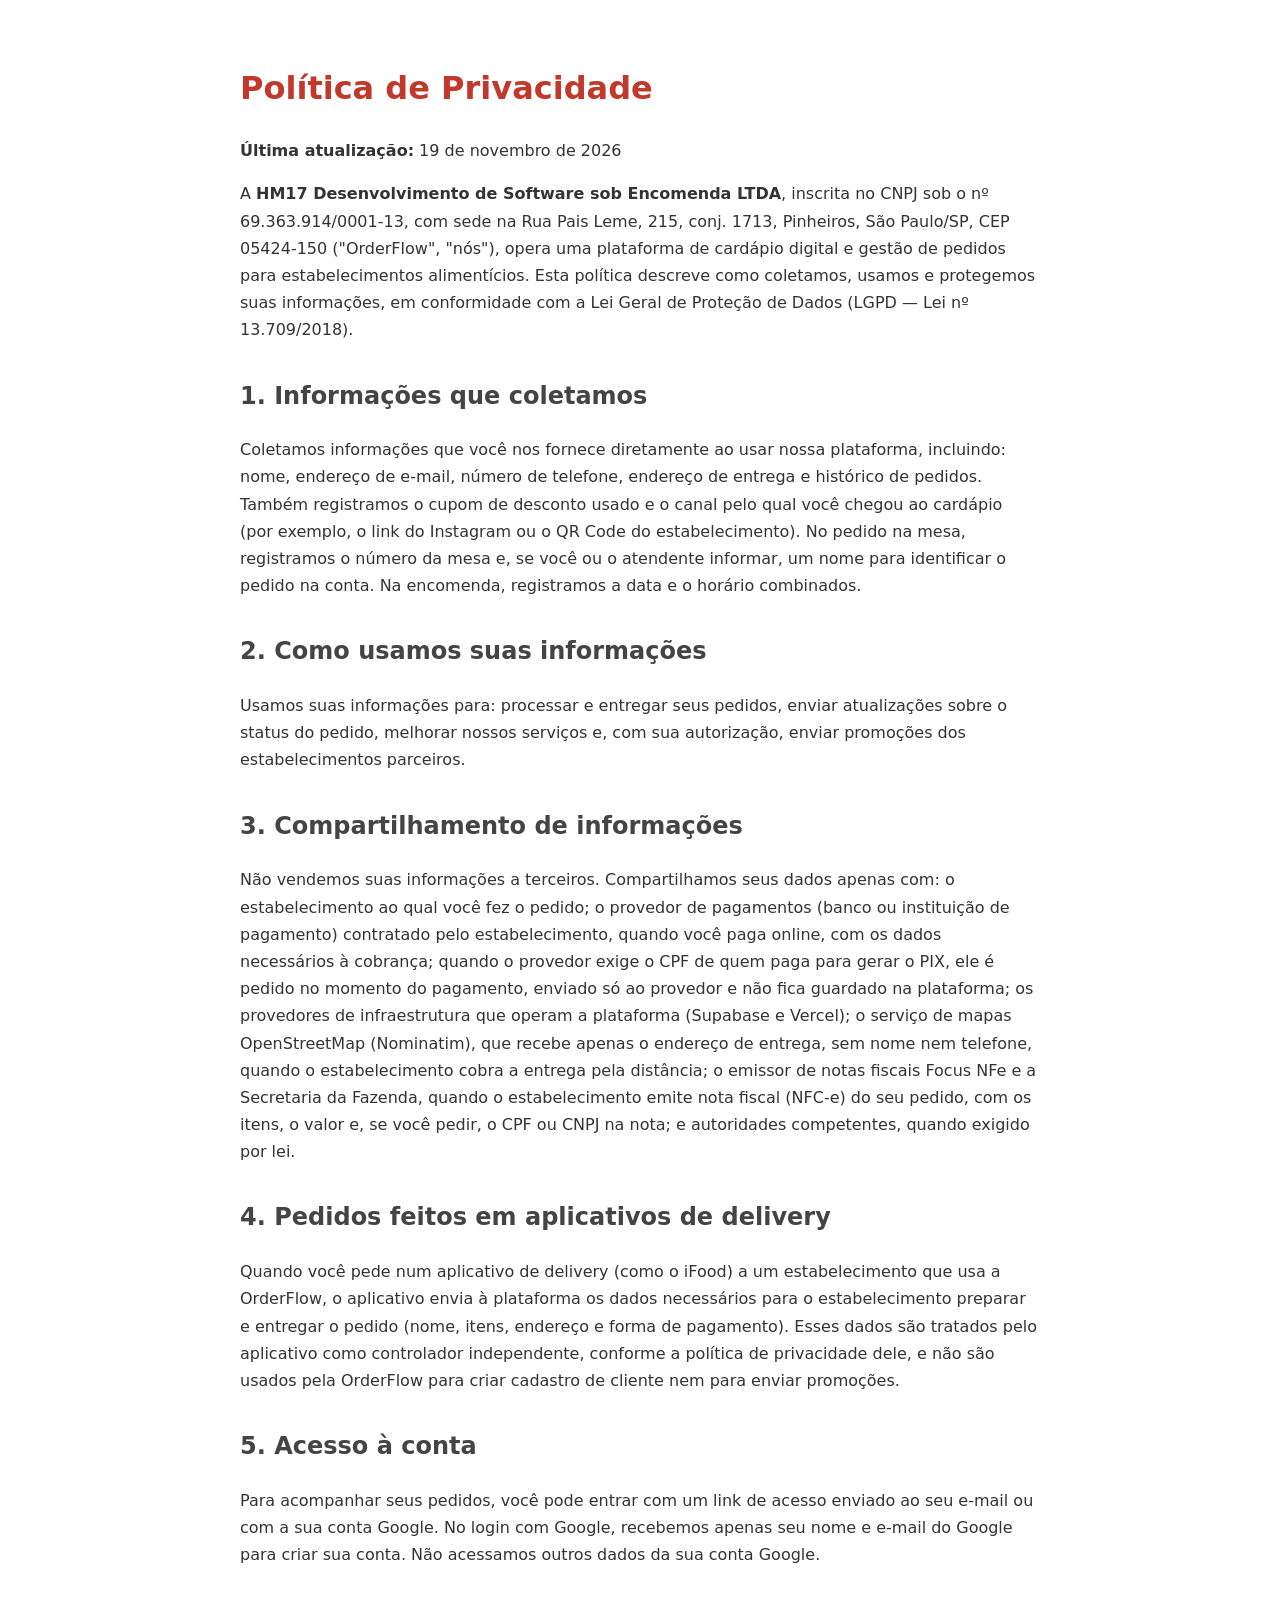
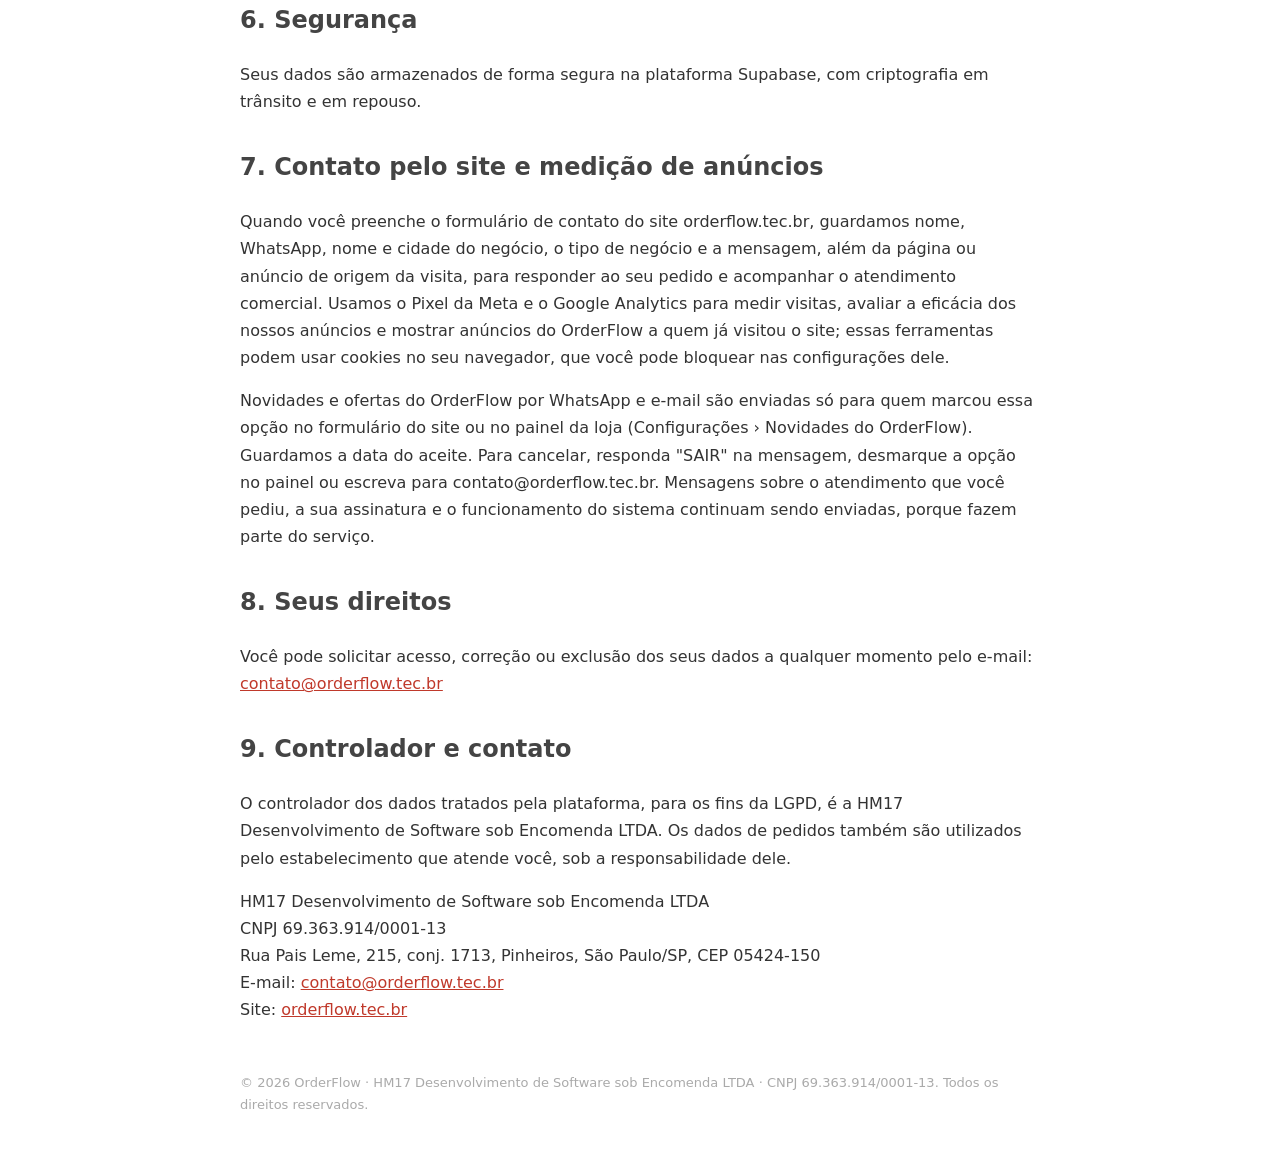
<file: privacidade.html>
<!DOCTYPE html>
<html lang="pt-BR">
<head>
  <meta charset="UTF-8">
  <meta name="viewport" content="width=device-width, initial-scale=1.0">
  <link rel="icon" type="image/png" sizes="32x32" href="assets/brand/favicon-32.png">
  <title>Política de Privacidade — OrderFlow</title>
  <meta name="description" content="Política de Privacidade do OrderFlow: quais dados dos lojistas e dos clientes são tratados, para quê, com quem são compartilhados e quais são os seus direitos.">
  <link rel="canonical" href="https://orderflow.tec.br/privacidade.html">
  <style>
    body { font-family: system-ui, sans-serif; max-width: 800px; margin: 0 auto; padding: 40px 20px; color: #333; line-height: 1.7; }
    h1 { color: #c0392b; } h2 { color: #444; margin-top: 32px; }
    a { color: #c0392b; } footer { margin-top: 48px; color: #aaa; font-size: 13px; }
  </style>
</head>
<body>
  <h1>Política de Privacidade</h1>
  <p><strong>Última atualização:</strong> 19 de novembro de 2026</p>
  <p>A <strong>HM17 Desenvolvimento de Software sob Encomenda LTDA</strong>, inscrita no CNPJ sob o nº 69.363.914/0001-13, com sede na Rua Pais Leme, 215, conj. 1713, Pinheiros, São Paulo/SP, CEP 05424-150 ("OrderFlow", "nós"), opera uma plataforma de cardápio digital e gestão de pedidos para estabelecimentos alimentícios. Esta política descreve como coletamos, usamos e protegemos suas informações, em conformidade com a Lei Geral de Proteção de Dados (LGPD — Lei nº 13.709/2018).</p>

  <h2>1. Informações que coletamos</h2>
  <p>Coletamos informações que você nos fornece diretamente ao usar nossa plataforma, incluindo: nome, endereço de e-mail, número de telefone, endereço de entrega e histórico de pedidos. Também registramos o cupom de desconto usado e o canal pelo qual você chegou ao cardápio (por exemplo, o link do Instagram ou o QR Code do estabelecimento). No pedido na mesa, registramos o número da mesa e, se você ou o atendente informar, um nome para identificar o pedido na conta. Na encomenda, registramos a data e o horário combinados.</p>

  <h2>2. Como usamos suas informações</h2>
  <p>Usamos suas informações para: processar e entregar seus pedidos, enviar atualizações sobre o status do pedido, melhorar nossos serviços e, com sua autorização, enviar promoções dos estabelecimentos parceiros.</p>

  <h2>3. Compartilhamento de informações</h2>
  <p>Não vendemos suas informações a terceiros. Compartilhamos seus dados apenas com: o estabelecimento ao qual você fez o pedido; o provedor de pagamentos (banco ou instituição de pagamento) contratado pelo estabelecimento, quando você paga online, com os dados necessários à cobrança; quando o provedor exige o CPF de quem paga para gerar o PIX, ele é pedido no momento do pagamento, enviado só ao provedor e não fica guardado na plataforma; os provedores de infraestrutura que operam a plataforma (Supabase e Vercel); o serviço de mapas OpenStreetMap (Nominatim), que recebe apenas o endereço de entrega, sem nome nem telefone, quando o estabelecimento cobra a entrega pela distância; o emissor de notas fiscais Focus NFe e a Secretaria da Fazenda, quando o estabelecimento emite nota fiscal (NFC-e) do seu pedido, com os itens, o valor e, se você pedir, o CPF ou CNPJ na nota; e autoridades competentes, quando exigido por lei.</p>

  <h2>4. Pedidos feitos em aplicativos de delivery</h2>
  <p>Quando você pede num aplicativo de delivery (como o iFood) a um estabelecimento que usa a OrderFlow, o aplicativo envia à plataforma os dados necessários para o estabelecimento preparar e entregar o pedido (nome, itens, endereço e forma de pagamento). Esses dados são tratados pelo aplicativo como controlador independente, conforme a política de privacidade dele, e não são usados pela OrderFlow para criar cadastro de cliente nem para enviar promoções.</p>

  <h2>5. Acesso à conta</h2>
  <p>Para acompanhar seus pedidos, você pode entrar com um link de acesso enviado ao seu e-mail ou com a sua conta Google. No login com Google, recebemos apenas seu nome e e-mail do Google para criar sua conta. Não acessamos outros dados da sua conta Google.</p>

  <h2>6. Segurança</h2>
  <p>Seus dados são armazenados de forma segura na plataforma Supabase, com criptografia em trânsito e em repouso.</p>

  <h2>7. Contato pelo site e medição de anúncios</h2>
  <p>Quando você preenche o formulário de contato do site orderflow.tec.br, guardamos nome, WhatsApp, nome e cidade do negócio, o tipo de negócio e a mensagem, além da página ou anúncio de origem da visita, para responder ao seu pedido e acompanhar o atendimento comercial. Usamos o Pixel da Meta e o Google Analytics para medir visitas, avaliar a eficácia dos nossos anúncios e mostrar anúncios do OrderFlow a quem já visitou o site; essas ferramentas podem usar cookies no seu navegador, que você pode bloquear nas configurações dele.</p>
  <p>Novidades e ofertas do OrderFlow por WhatsApp e e-mail são enviadas só para quem marcou essa opção no formulário do site ou no painel da loja (Configurações › Novidades do OrderFlow). Guardamos a data do aceite. Para cancelar, responda "SAIR" na mensagem, desmarque a opção no painel ou escreva para contato@orderflow.tec.br. Mensagens sobre o atendimento que você pediu, a sua assinatura e o funcionamento do sistema continuam sendo enviadas, porque fazem parte do serviço.</p>

  <h2>8. Seus direitos</h2>
  <p>Você pode solicitar acesso, correção ou exclusão dos seus dados a qualquer momento pelo e-mail: <a href="mailto:contato@orderflow.tec.br">contato@orderflow.tec.br</a></p>

  <h2>9. Controlador e contato</h2>
  <p>O controlador dos dados tratados pela plataforma, para os fins da LGPD, é a HM17 Desenvolvimento de Software sob Encomenda LTDA. Os dados de pedidos também são utilizados pelo estabelecimento que atende você, sob a responsabilidade dele.</p>
  <p>HM17 Desenvolvimento de Software sob Encomenda LTDA<br>CNPJ 69.363.914/0001-13<br>Rua Pais Leme, 215, conj. 1713, Pinheiros, São Paulo/SP, CEP 05424-150<br>E-mail: <a href="mailto:contato@orderflow.tec.br">contato@orderflow.tec.br</a><br>Site: <a href="https://orderflow.tec.br">orderflow.tec.br</a></p>

  <footer>© 2026 OrderFlow · HM17 Desenvolvimento de Software sob Encomenda LTDA · CNPJ 69.363.914/0001-13. Todos os direitos reservados.</footer>
</body>
</html>
</file>
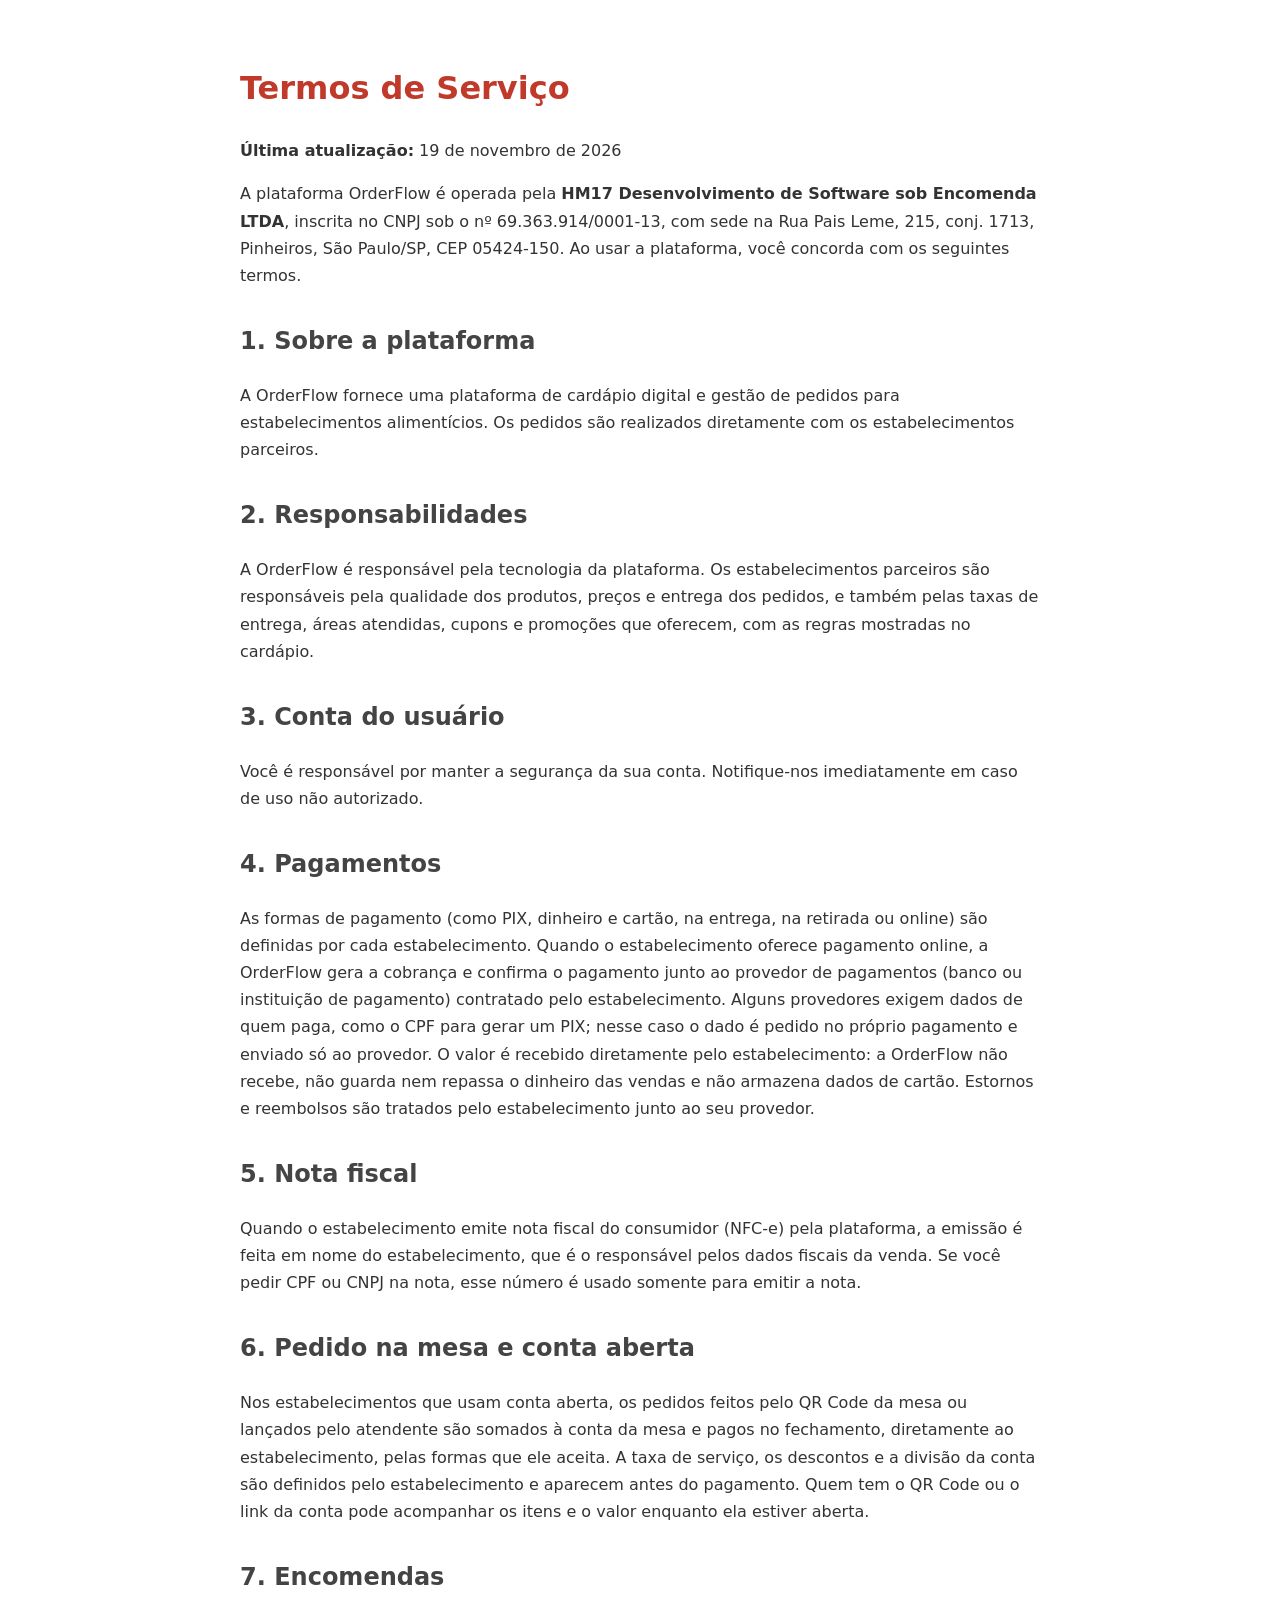
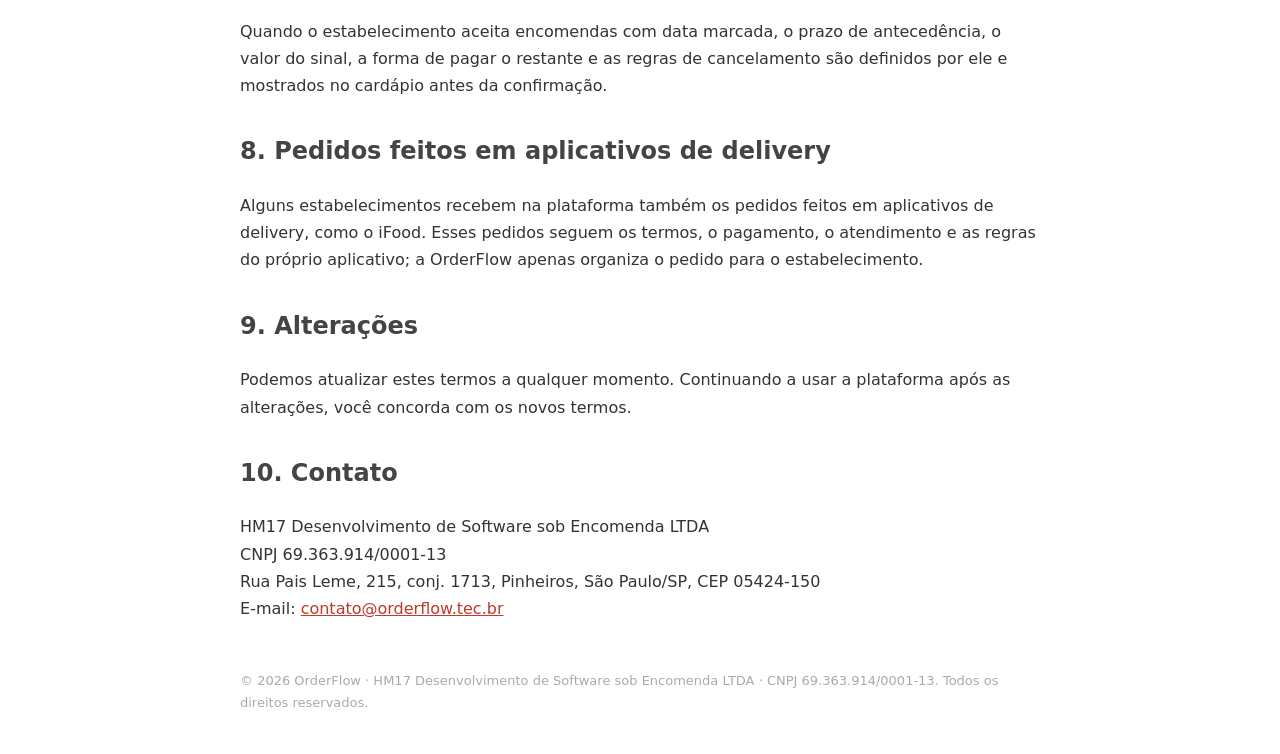
<file: termos.html>
<!DOCTYPE html>
<html lang="pt-BR">
<head>
  <meta charset="UTF-8">
  <meta name="viewport" content="width=device-width, initial-scale=1.0">
  <link rel="icon" type="image/png" sizes="32x32" href="assets/brand/favicon-32.png">
  <title>Termos de Serviço — OrderFlow</title>
  <meta name="description" content="Termos de Serviço do OrderFlow, cardápio digital e sistema de pedidos da HM17: responsabilidades, conta, pagamentos, nota fiscal, mesas e encomendas.">
  <link rel="canonical" href="https://orderflow.tec.br/termos.html">
  <style>
    body { font-family: system-ui, sans-serif; max-width: 800px; margin: 0 auto; padding: 40px 20px; color: #333; line-height: 1.7; }
    h1 { color: #c0392b; } h2 { color: #444; margin-top: 32px; }
    a { color: #c0392b; } footer { margin-top: 48px; color: #aaa; font-size: 13px; }
  </style>
</head>
<body>
  <h1>Termos de Serviço</h1>
  <p><strong>Última atualização:</strong> 19 de novembro de 2026</p>
  <p>A plataforma OrderFlow é operada pela <strong>HM17 Desenvolvimento de Software sob Encomenda LTDA</strong>, inscrita no CNPJ sob o nº 69.363.914/0001-13, com sede na Rua Pais Leme, 215, conj. 1713, Pinheiros, São Paulo/SP, CEP 05424-150. Ao usar a plataforma, você concorda com os seguintes termos.</p>

  <h2>1. Sobre a plataforma</h2>
  <p>A OrderFlow fornece uma plataforma de cardápio digital e gestão de pedidos para estabelecimentos alimentícios. Os pedidos são realizados diretamente com os estabelecimentos parceiros.</p>

  <h2>2. Responsabilidades</h2>
  <p>A OrderFlow é responsável pela tecnologia da plataforma. Os estabelecimentos parceiros são responsáveis pela qualidade dos produtos, preços e entrega dos pedidos, e também pelas taxas de entrega, áreas atendidas, cupons e promoções que oferecem, com as regras mostradas no cardápio.</p>

  <h2>3. Conta do usuário</h2>
  <p>Você é responsável por manter a segurança da sua conta. Notifique-nos imediatamente em caso de uso não autorizado.</p>

  <h2>4. Pagamentos</h2>
  <p>As formas de pagamento (como PIX, dinheiro e cartão, na entrega, na retirada ou online) são definidas por cada estabelecimento. Quando o estabelecimento oferece pagamento online, a OrderFlow gera a cobrança e confirma o pagamento junto ao provedor de pagamentos (banco ou instituição de pagamento) contratado pelo estabelecimento. Alguns provedores exigem dados de quem paga, como o CPF para gerar um PIX; nesse caso o dado é pedido no próprio pagamento e enviado só ao provedor. O valor é recebido diretamente pelo estabelecimento: a OrderFlow não recebe, não guarda nem repassa o dinheiro das vendas e não armazena dados de cartão. Estornos e reembolsos são tratados pelo estabelecimento junto ao seu provedor.</p>

  <h2>5. Nota fiscal</h2>
  <p>Quando o estabelecimento emite nota fiscal do consumidor (NFC-e) pela plataforma, a emissão é feita em nome do estabelecimento, que é o responsável pelos dados fiscais da venda. Se você pedir CPF ou CNPJ na nota, esse número é usado somente para emitir a nota.</p>

  <h2>6. Pedido na mesa e conta aberta</h2>
  <p>Nos estabelecimentos que usam conta aberta, os pedidos feitos pelo QR Code da mesa ou lançados pelo atendente são somados à conta da mesa e pagos no fechamento, diretamente ao estabelecimento, pelas formas que ele aceita. A taxa de serviço, os descontos e a divisão da conta são definidos pelo estabelecimento e aparecem antes do pagamento. Quem tem o QR Code ou o link da conta pode acompanhar os itens e o valor enquanto ela estiver aberta.</p>

  <h2>7. Encomendas</h2>
  <p>Quando o estabelecimento aceita encomendas com data marcada, o prazo de antecedência, o valor do sinal, a forma de pagar o restante e as regras de cancelamento são definidos por ele e mostrados no cardápio antes da confirmação.</p>

  <h2>8. Pedidos feitos em aplicativos de delivery</h2>
  <p>Alguns estabelecimentos recebem na plataforma também os pedidos feitos em aplicativos de delivery, como o iFood. Esses pedidos seguem os termos, o pagamento, o atendimento e as regras do próprio aplicativo; a OrderFlow apenas organiza o pedido para o estabelecimento.</p>

  <h2>9. Alterações</h2>
  <p>Podemos atualizar estes termos a qualquer momento. Continuando a usar a plataforma após as alterações, você concorda com os novos termos.</p>

  <h2>10. Contato</h2>
  <p>HM17 Desenvolvimento de Software sob Encomenda LTDA<br>CNPJ 69.363.914/0001-13<br>Rua Pais Leme, 215, conj. 1713, Pinheiros, São Paulo/SP, CEP 05424-150<br>E-mail: <a href="mailto:contato@orderflow.tec.br">contato@orderflow.tec.br</a></p>

  <footer>© 2026 OrderFlow · HM17 Desenvolvimento de Software sob Encomenda LTDA · CNPJ 69.363.914/0001-13. Todos os direitos reservados.</footer>
</body>
</html>
</file>
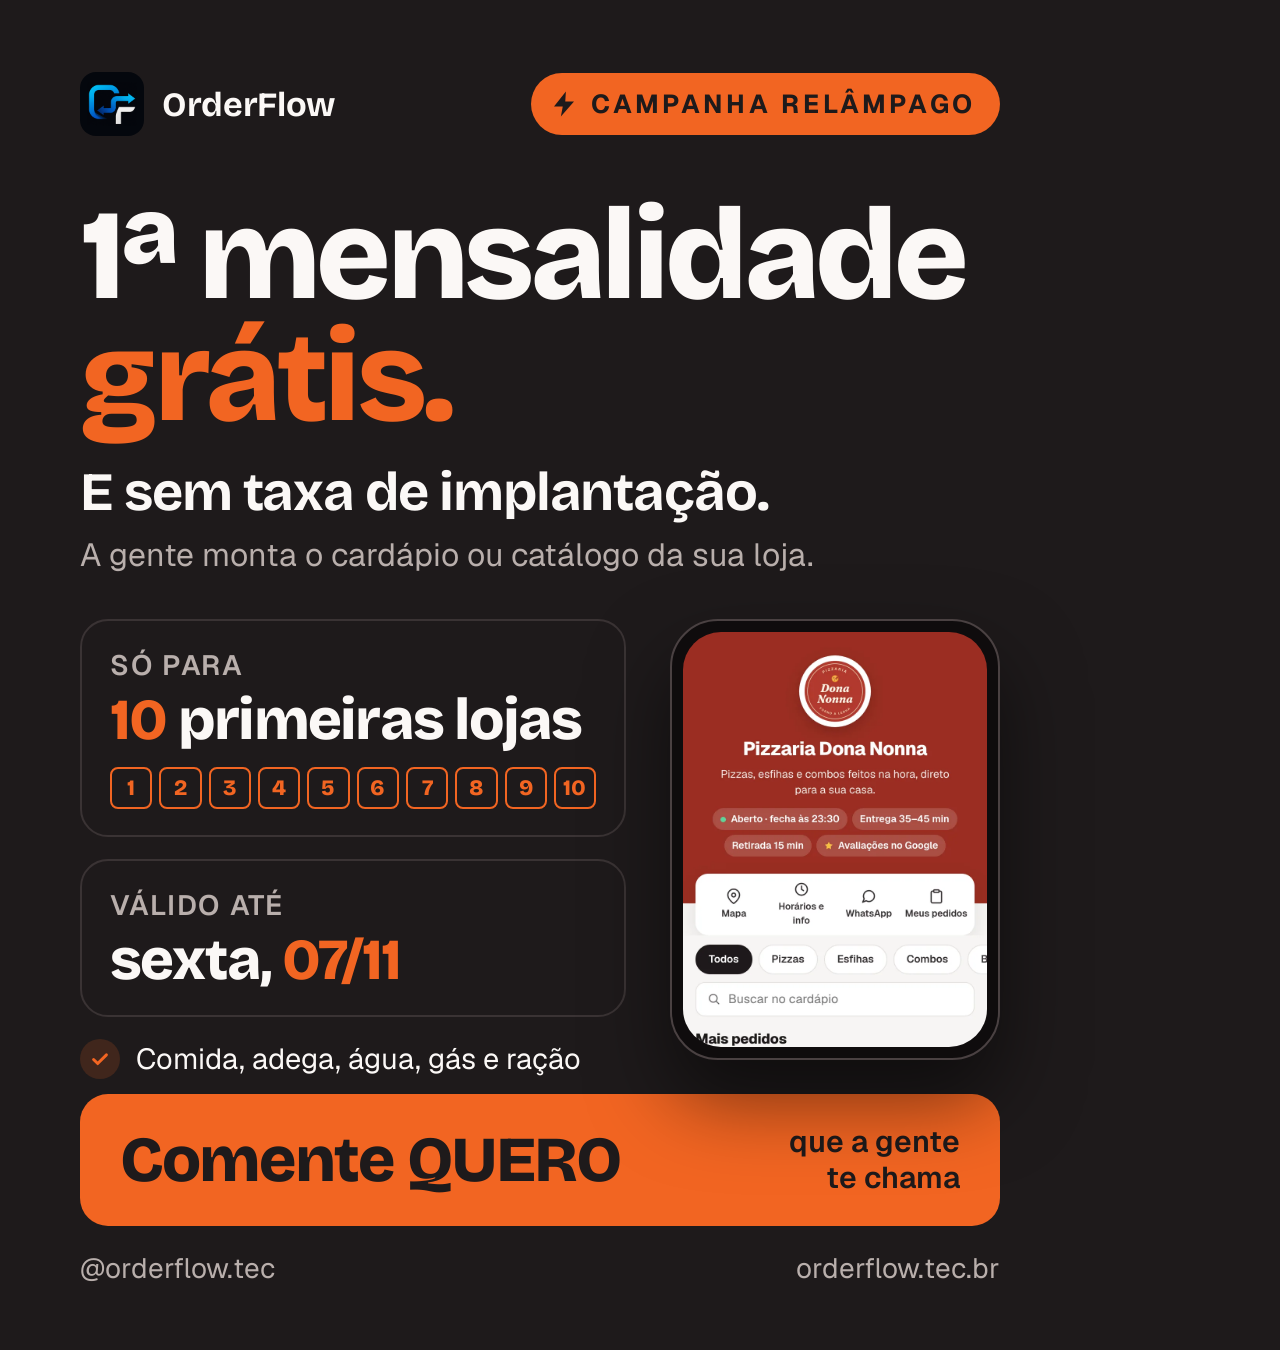
<file: social/campanha-relampago/src/feed.html>
<!DOCTYPE html><html lang="pt-BR"><head><meta charset="utf-8"><link rel="stylesheet" href="base.css">
<style>
body{width:1080px;height:1350px;overflow:hidden;position:relative}
.wrap{position:absolute;inset:0;padding:72px 80px 64px;display:flex;flex-direction:column}
.top{display:flex;justify-content:space-between;align-items:center}
h1{font-size:128px;margin-top:60px}
.sub{font-family:"Bricolage Grotesque";font-weight:700;font-size:54px;letter-spacing:-.02em;margin-top:26px;line-height:1.05}
.sub2{font-size:32px;color:var(--muted);margin-top:12px}
.mid{display:flex;gap:44px;margin-top:44px;flex:1;min-height:0}
.left{flex:1;display:flex;flex-direction:column;gap:22px}
.box{border:2px solid var(--line);border-radius:28px;padding:26px 28px}
.lbl{font-size:28px;font-weight:600;color:var(--muted);letter-spacing:.06em;text-transform:uppercase}
.val{font-family:"Bricolage Grotesque";font-weight:800;font-size:58px;letter-spacing:-.03em;line-height:1;margin-top:8px}
.slots{margin-top:18px;gap:7px}
.slots span{font-size:22px;border-width:2.5px;border-radius:8px}
.chk{font-size:29px;line-height:1.2;color:var(--light);margin-top:4px}
.right{width:330px;position:relative}
.phone{position:absolute;top:0;left:0;right:0;bottom:0;border-radius:48px;padding:11px}
.phone .scr{border-radius:38px}
.cta{padding:30px 40px;margin-top:34px}
.cta .big{font-size:64px}
.cta .s{font-size:30px;font-weight:600;text-align:right;line-height:1.2}
.foot{display:flex;justify-content:space-between;font-size:28px;color:var(--muted);margin-top:24px}
</style></head><body><div class="wrap">
<div class="top">
  <div class="brand"><img src="icon.png">OrderFlow</div>
  <div class="tag"><svg viewBox="0 0 24 24"><path d="M13.5 2 4 14h7l-1.5 8L20 10h-7l.5-8z" fill="#1E1A1B"/></svg>CAMPANHA RELÂMPAGO</div>
</div>
<h1 class="h">1ª mensalidade<br><span class="or">grátis.</span></h1>
<div class="sub">E sem taxa de implantação.</div>
<div class="sub2">A gente monta o cardápio ou catálogo da sua loja.</div>
<div class="mid">
  <div class="left">
    <div class="box">
      <div class="lbl">Só para</div>
      <div class="val"><span class="or">10</span> primeiras lojas</div>
      <div class="slots"><span>1</span><span>2</span><span>3</span><span>4</span><span>5</span><span>6</span><span>7</span><span>8</span><span>9</span><span>10</span></div>
    </div>
    <div class="box">
      <div class="lbl">Válido até</div>
      <div class="val">sexta, <span class="or">07/11</span></div>
    </div>
    <div class="chk" style="margin-top:auto"><i><svg viewBox="0 0 24 24"><path d="M5 12.5l4.5 4.5L19 7.5" fill="none" stroke="#F26522" stroke-width="3.2" stroke-linecap="round" stroke-linejoin="round"/></svg></i>Comida, adega, água, gás e ração</div>
    
  </div>
  <div class="right"><div class="phone"><div class="scr"><img src="cardapio.webp"></div></div></div>
</div>
<div class="cta"><div class="big">Comente QUERO</div><div class="s">que a gente<br>te chama</div></div>
<div class="foot"><span>@orderflow.tec</span><span>orderflow.tec.br</span></div>
</div></body></html>
</file>
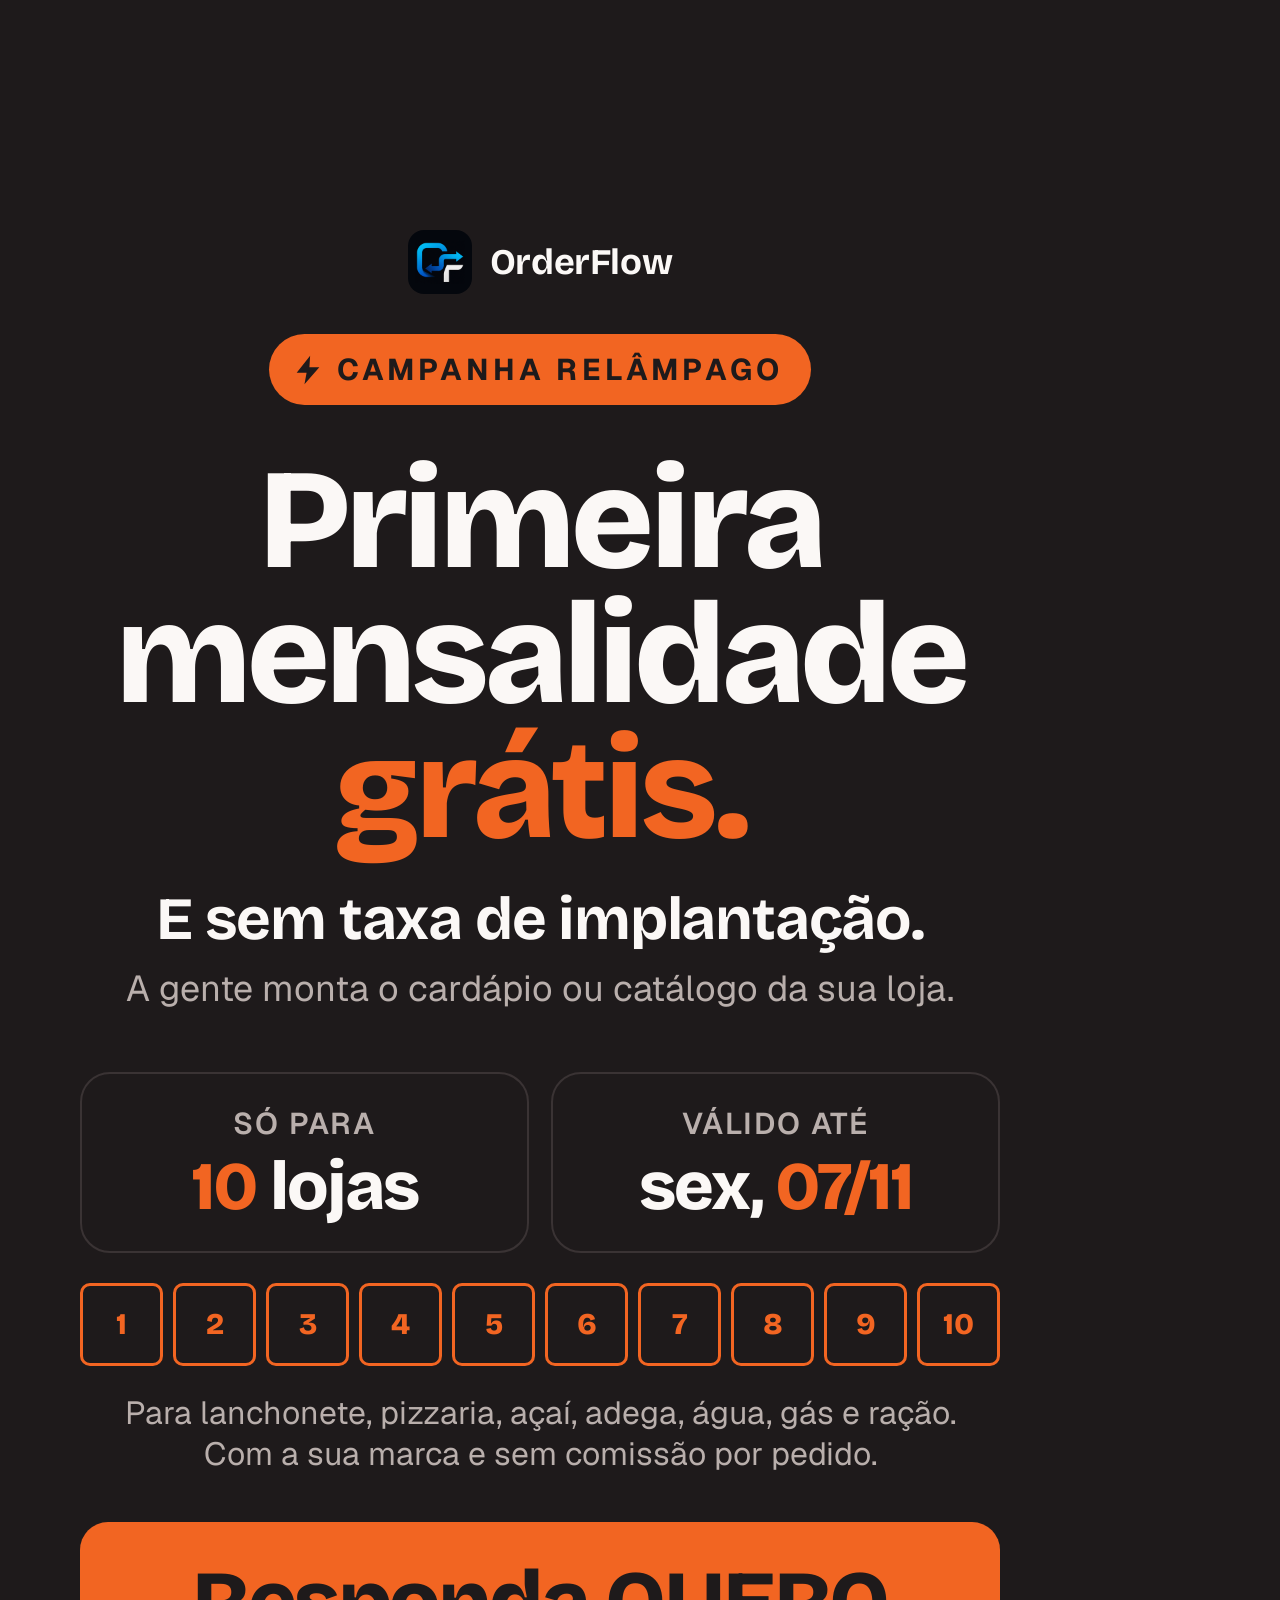
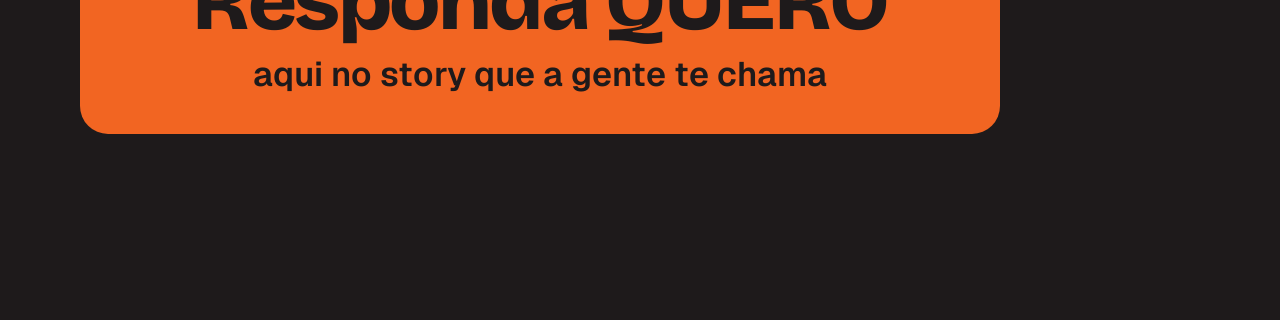
<file: social/campanha-relampago/src/story.html>
<!DOCTYPE html><html lang="pt-BR"><head><meta charset="utf-8"><link rel="stylesheet" href="base.css">
<style>
body{width:1080px;height:1920px;overflow:hidden;position:relative}
.wrap{position:absolute;inset:0;padding:230px 80px 300px;display:flex;flex-direction:column;align-items:center;text-align:center}
.brand{font-size:36px}
.tag{margin-top:40px;font-size:30px;padding:16px 28px 16px 22px}
.tag svg{width:34px;height:34px}
h1{font-size:142px;margin-top:48px}
.sub{font-family:"Bricolage Grotesque";font-weight:700;font-size:60px;letter-spacing:-.02em;margin-top:30px;line-height:1.05}
.sub2{font-size:36px;color:var(--muted);margin-top:14px}
.row{display:flex;gap:22px;margin-top:60px;width:100%}
.box{flex:1;border:2px solid var(--line);border-radius:30px;padding:30px 24px}
.lbl{font-size:30px;font-weight:600;color:var(--muted);letter-spacing:.06em;text-transform:uppercase}
.val{font-family:"Bricolage Grotesque";font-weight:800;font-size:68px;letter-spacing:-.03em;line-height:1;margin-top:10px}
.slots{margin-top:30px;width:100%;gap:10px}
.slots span{font-size:30px}
.note{font-size:32px;color:var(--muted);margin-top:26px;margin-bottom:48px}
.cta{margin-top:auto;width:100%;flex-direction:column;padding:38px 40px;gap:8px}
.cta .big{font-size:84px}
.cta .s{font-size:34px;font-weight:600}
</style></head><body><div class="wrap">
<div class="brand"><img src="icon.png">OrderFlow</div>
<div class="tag"><svg viewBox="0 0 24 24"><path d="M13.5 2 4 14h7l-1.5 8L20 10h-7l.5-8z" fill="#1E1A1B"/></svg>CAMPANHA RELÂMPAGO</div>
<h1 class="h">Primeira<br>mensalidade<br><span class="or">grátis.</span></h1>
<div class="sub">E sem taxa de implantação.</div>
<div class="sub2">A gente monta o cardápio ou catálogo da sua loja.</div>
<div class="row">
  <div class="box"><div class="lbl">Só para</div><div class="val"><span class="or">10</span> lojas</div></div>
  <div class="box"><div class="lbl">Válido até</div><div class="val">sex, <span class="or">07/11</span></div></div>
</div>
<div class="slots"><span>1</span><span>2</span><span>3</span><span>4</span><span>5</span><span>6</span><span>7</span><span>8</span><span>9</span><span>10</span></div>
<div class="note">Para lanchonete, pizzaria, açaí, adega, água, gás e ração.<br>Com a sua marca e sem comissão por pedido.</div>
<div class="cta"><div class="big">Responda QUERO</div><div class="s">aqui no story que a gente te chama</div></div>
</div></body></html>
</file>
<file: social/campanha-relampago/src/base.css>
@font-face{font-family:"Bricolage Grotesque";src:url(bric.woff2) format("woff2");font-weight:200 800;}
@font-face{font-family:"Geist";src:url(geist.woff2) format("woff2");font-weight:100 900;}
*{margin:0;padding:0;box-sizing:border-box}
:root{--bg:#1E1A1B;--light:#FBF8F6;--or:#F26522;--muted:#B9AFAC;--line:#3A3334}
html,body{background:var(--bg);color:var(--light);font-family:"Geist",sans-serif;-webkit-font-smoothing:antialiased}
.h{font-family:"Bricolage Grotesque",sans-serif;font-weight:800;letter-spacing:-0.035em;line-height:.95}
.brand{display:flex;align-items:center;gap:18px;font-family:"Bricolage Grotesque";font-weight:700;font-size:34px;letter-spacing:-.01em}
.brand img{width:64px;height:64px;border-radius:16px}
.tag{display:inline-flex;align-items:center;gap:12px;background:var(--or);color:#1E1A1B;font-weight:700;font-size:26px;letter-spacing:.14em;padding:14px 24px 14px 18px;border-radius:999px}
.tag svg{width:30px;height:30px}
.or{color:var(--or)}
.slots{display:grid;grid-template-columns:repeat(10,1fr);gap:10px}
.slots span{aspect-ratio:1;border-radius:10px;border:3px solid var(--or);display:flex;align-items:center;justify-content:center;font-family:"Bricolage Grotesque";font-weight:800;color:var(--or)}
.phone{border-radius:56px;background:#0f0c0d;padding:14px;border:2px solid #4a4142;box-shadow:0 40px 80px rgba(0,0,0,.5)}
.phone .scr{border-radius:44px;overflow:hidden;height:100%;background:#fff}
.phone img{width:100%;display:block}
.cta{background:var(--or);color:#1E1A1B;border-radius:28px;display:flex;align-items:center;justify-content:space-between}
.cta .big{font-family:"Bricolage Grotesque";font-weight:800;letter-spacing:-.03em;line-height:1}
.chk{display:flex;align-items:center;gap:16px}
.chk i{flex:none;width:40px;height:40px;border-radius:50%;background:rgba(242,101,34,.16);display:flex;align-items:center;justify-content:center}
.chk i svg{width:22px;height:22px}
</file>
